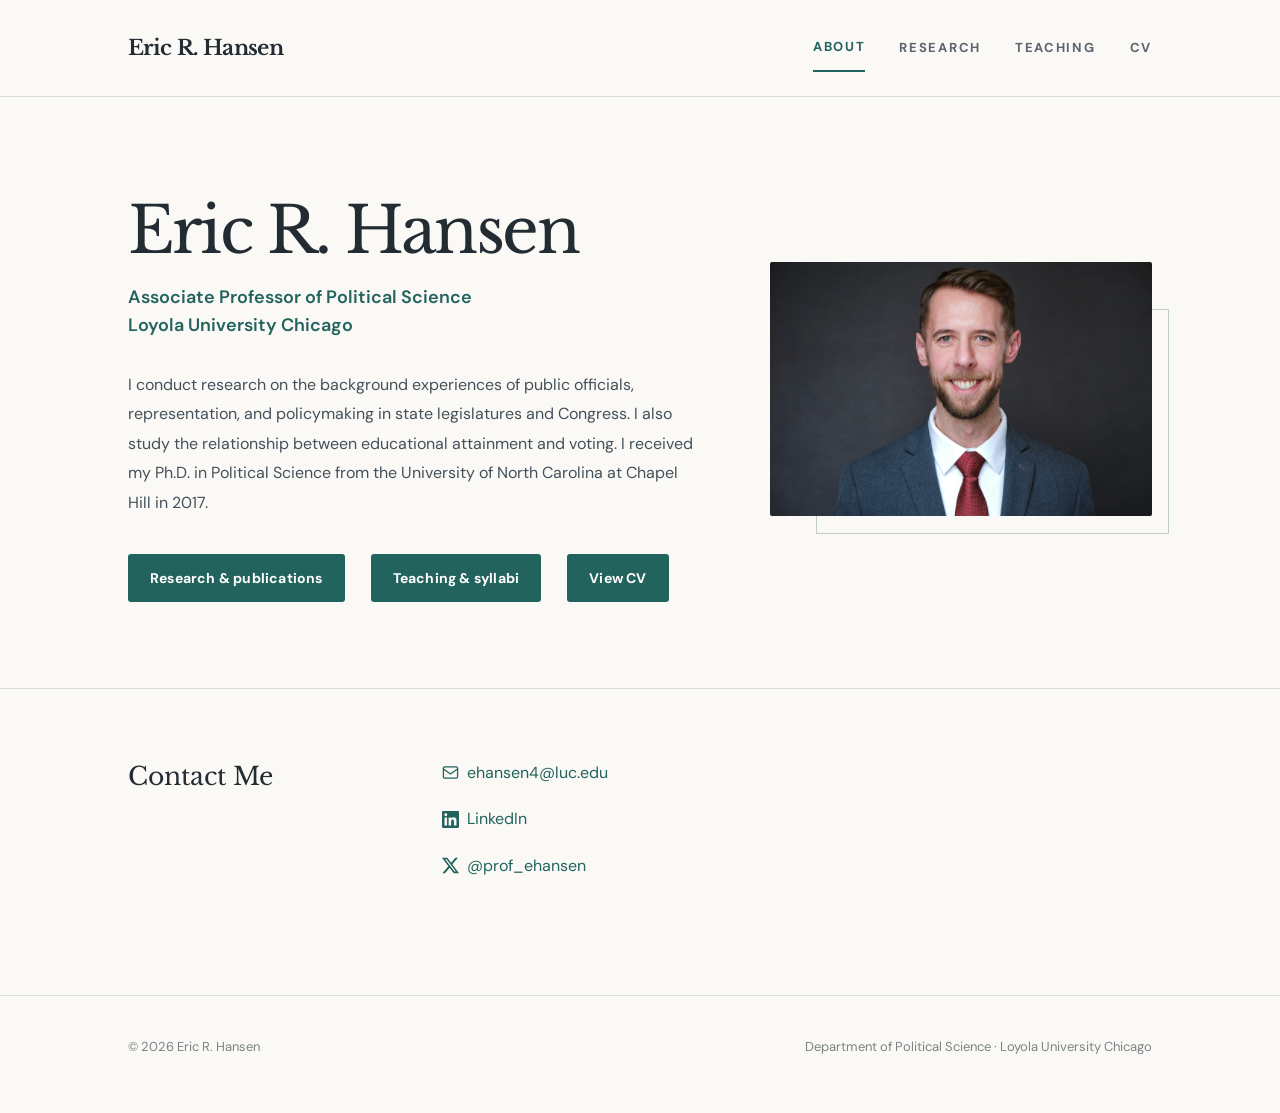
<file: index.html>
<!doctype html>
<html lang="en"><head><meta charset="utf-8"><meta name="viewport" content="width=device-width, initial-scale=1"><meta name="description" content="Eric R. Hansen, Associate Professor of Political Science at Loyola University Chicago."><title>About | Eric R. Hansen</title><link rel="stylesheet" href="styles.css"></head>
<body><header class="site-header"><div class="container header-inner"><a class="brand" href="index.html">Eric R. Hansen<span class="brand-dot"></span></a><nav class="nav" aria-label="Primary navigation"><a href="index.html" aria-current="page">About</a><a href="research.html">Research</a><a href="teaching.html">Teaching</a><a href="cv.html">CV</a></nav></div></header>
<main><div class="container"><section class="hero hero-profile"><div class="hero-copy"><h1>Eric R. Hansen</h1><p class="profile-subtitle">Associate Professor of Political Science<br>Loyola University Chicago</p><div class="bio-text"><p>I conduct research on the background experiences of public officials, representation, and policymaking in state legislatures and Congress. I also study the relationship between educational attainment and voting. I received my Ph.D. in Political Science from the University of North Carolina at Chapel Hill in 2017.</p></div><div class="hero-links"><a class="button" href="research.html">Research & publications</a><a class="button" href="teaching.html">Teaching & syllabi</a><a class="button" href="cv.html">View CV</a></div></div><div class="portrait-wrap"><img class="portrait" src="assets/headshot.jpg" alt="Professional headshot of Eric R. Hansen" width="1490" height="992"></div></section></div>
<section class="section"><div class="container section-grid"><h2 class="section-label">Contact Me</h2>

<div><p>
<a href="mailto:ehansen4@luc.edu"
   style="display: inline-flex; align-items: center; gap: 8px;">

  <svg width="17" height="17"
       viewBox="0 0 24 24"
       fill="none"
       stroke="currentColor"
       stroke-width="1.8"
       stroke-linecap="round"
       stroke-linejoin="round"
       aria-hidden="true">
    <rect x="2" y="4" width="20" height="16" rx="2"/>
    <path d="m22 7-10 7L2 7"/>
  </svg>

  ehansen4@luc.edu
</a>
</p>



<p>
<a href="https://www.linkedin.com/in/eric-hansen-1329274b/"
   target="_blank"
   rel="noopener noreferrer"
   style="display: inline-flex; align-items: center; gap: 8px;">

  <svg width="17" height="17"
       viewBox="0 0 24 24"
       fill="currentColor"
       aria-hidden="true">
    <path d="M20.447 20.452h-3.554v-5.569c0-1.328-.027-3.037-1.852-3.037-1.853 0-2.136 1.445-2.136 2.939v5.667H9.35V9h3.414v1.561h.049c.476-.9 1.637-1.85 3.37-1.85 3.601 0 4.265 2.37 4.265 5.455v6.286ZM5.337 7.433a2.062 2.062 0 1 1 0-4.124 2.062 2.062 0 0 1 0 4.124ZM7.119 20.452H3.555V9h3.564v11.452ZM22.225 0H1.771C.792 0 0 .774 0 1.729v20.542C0 23.227.792 24 1.771 24h20.451C23.2 24 24 23.227 24 22.271V1.729C24 .774 23.2 0 22.222 0h.003Z"/>
  </svg>

  LinkedIn
</a>
</p>

<p> <a href="https://x.com/prof_ehansen"
   target="_blank"
   rel="noopener noreferrer"
   style="display: inline-flex; align-items: center; gap: 8px;">

  <svg width="17" height="17"
       viewBox="0 0 24 24"
       fill="currentColor"
       aria-hidden="true">
    <path d="M18.901 1.153h3.68l-8.04 9.19L24 22.846h-7.406l-5.8-7.584-6.64 7.584H.47l8.6-9.83L0 1.154h7.594l5.243 6.932 6.064-6.933Zm-1.29 19.49h2.039L6.486 3.24H4.298l13.313 17.403Z"/>
  </svg>

  @prof_ehansen
</a></p>

</div></div></section></main><footer class="footer"><div class="container footer-inner"><span>© <span id="year">2026</span> Eric R. Hansen</span><span>Department of Political Science · Loyola University Chicago</span></div></footer><script>document.getElementById('year').textContent=new Date().getFullYear()</script></body></html>
</file>
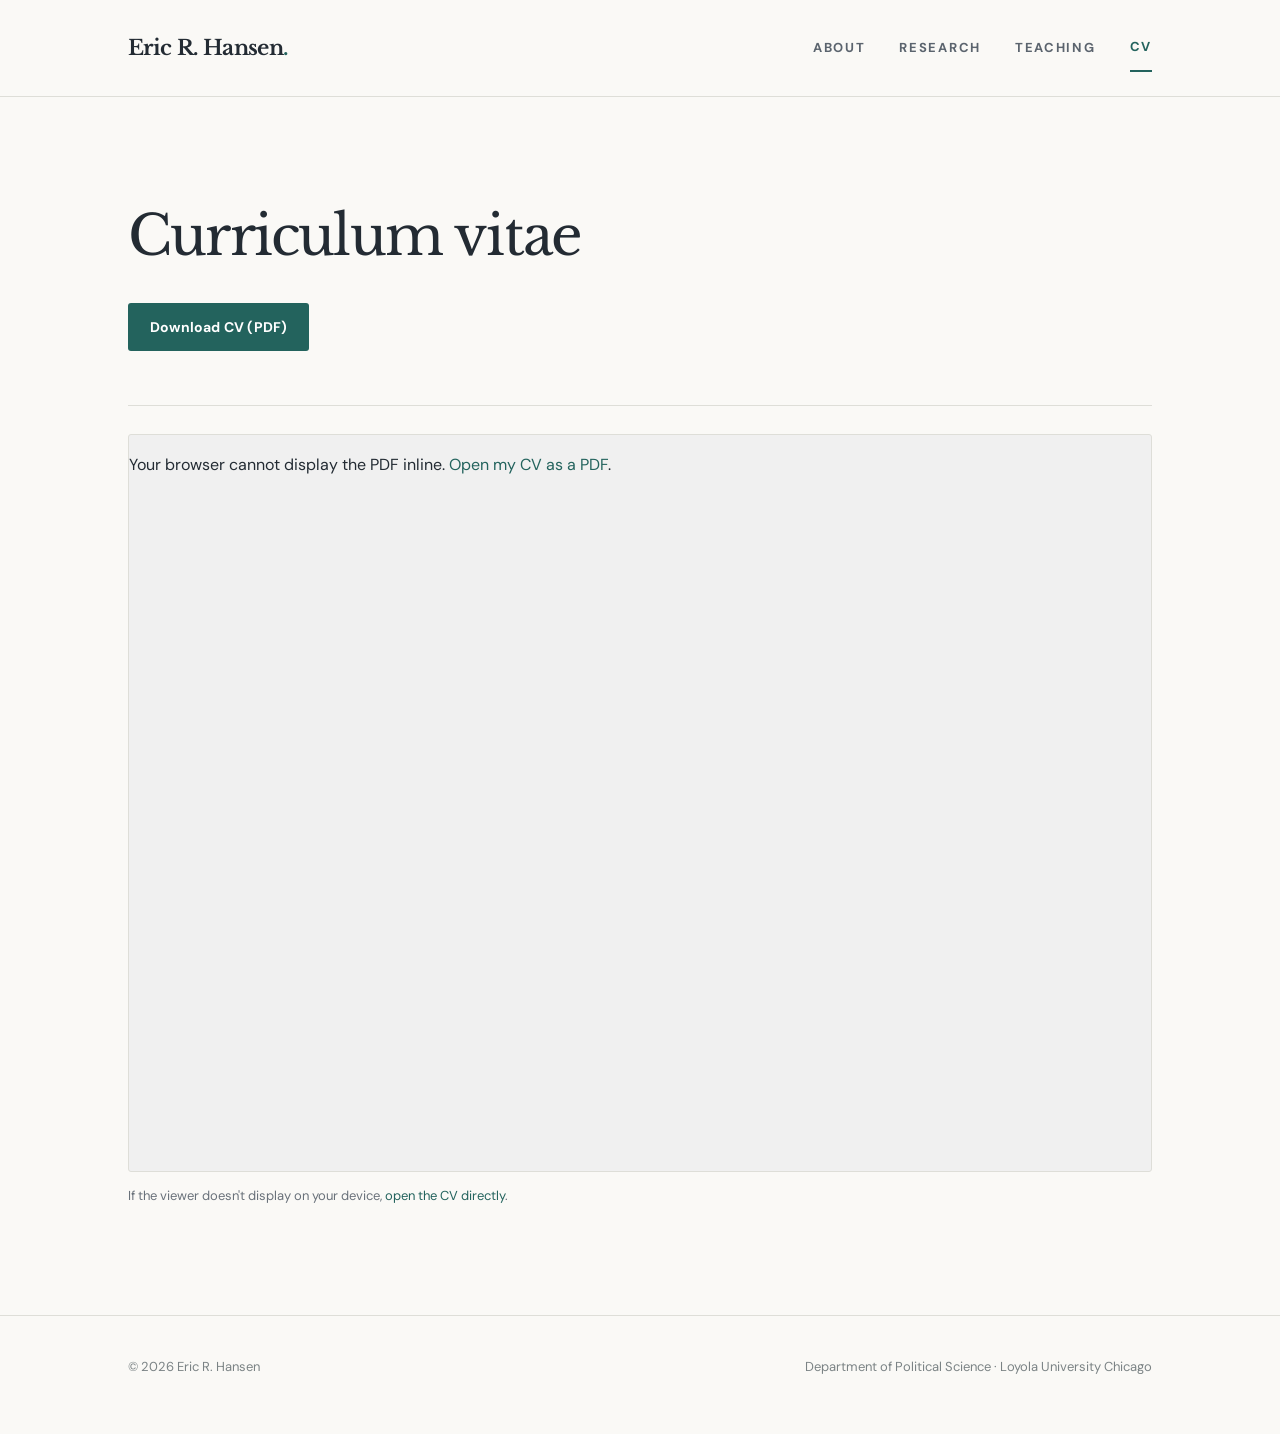
<file: cv.html>
<!doctype html>
<html lang="en"><head><meta charset="utf-8"><meta name="viewport" content="width=device-width, initial-scale=1"><meta name="description" content="Curriculum vitae of Eric R. Hansen, viewable as an embedded PDF."><title>CV | Eric R. Hansen</title><link rel="stylesheet" href="styles.css"></head>
<body><header class="site-header"><div class="container header-inner"><a class="brand" href="index.html">Eric R. Hansen<span class="brand-dot">.</span></a><nav class="nav" aria-label="Primary navigation"><a href="index.html">About</a><a href="research.html">Research</a><a href="teaching.html">Teaching</a><a href="cv.html" aria-current="page">CV</a></nav></div></header>
<main><div class="container"><section class="page-intro cv-intro"><div class="eyebrow"></div><h1>Curriculum vitae</h1><p><a class="button" href="assets/Hansen_CV.pdf" download="Eric_Hansen_CV.pdf">Download CV (PDF)</a></p></section><section class="content-block cv-block"><object data="assets/Hansen_CV.pdf#view=FitH" type="application/pdf" class="cv-embed" aria-label="Eric R. Hansen curriculum vitae, PDF"><p>Your browser cannot display the PDF inline. <a href="assets/Hansen_CV.pdf">Open my CV as a PDF</a>.</p></object><p class="cv-fallback">If the viewer doesn't display on your device, <a href="assets/Hansen_CV.pdf" target="_blank" rel="noopener">open the CV directly</a>.</p></section></div></main><footer class="footer"><div class="container footer-inner"><span>© <span id="year">2026</span> Eric R. Hansen</span><span>Department of Political Science · Loyola University Chicago</span></div></footer><script>document.getElementById('year').textContent=new Date().getFullYear()</script></body></html>
</file>
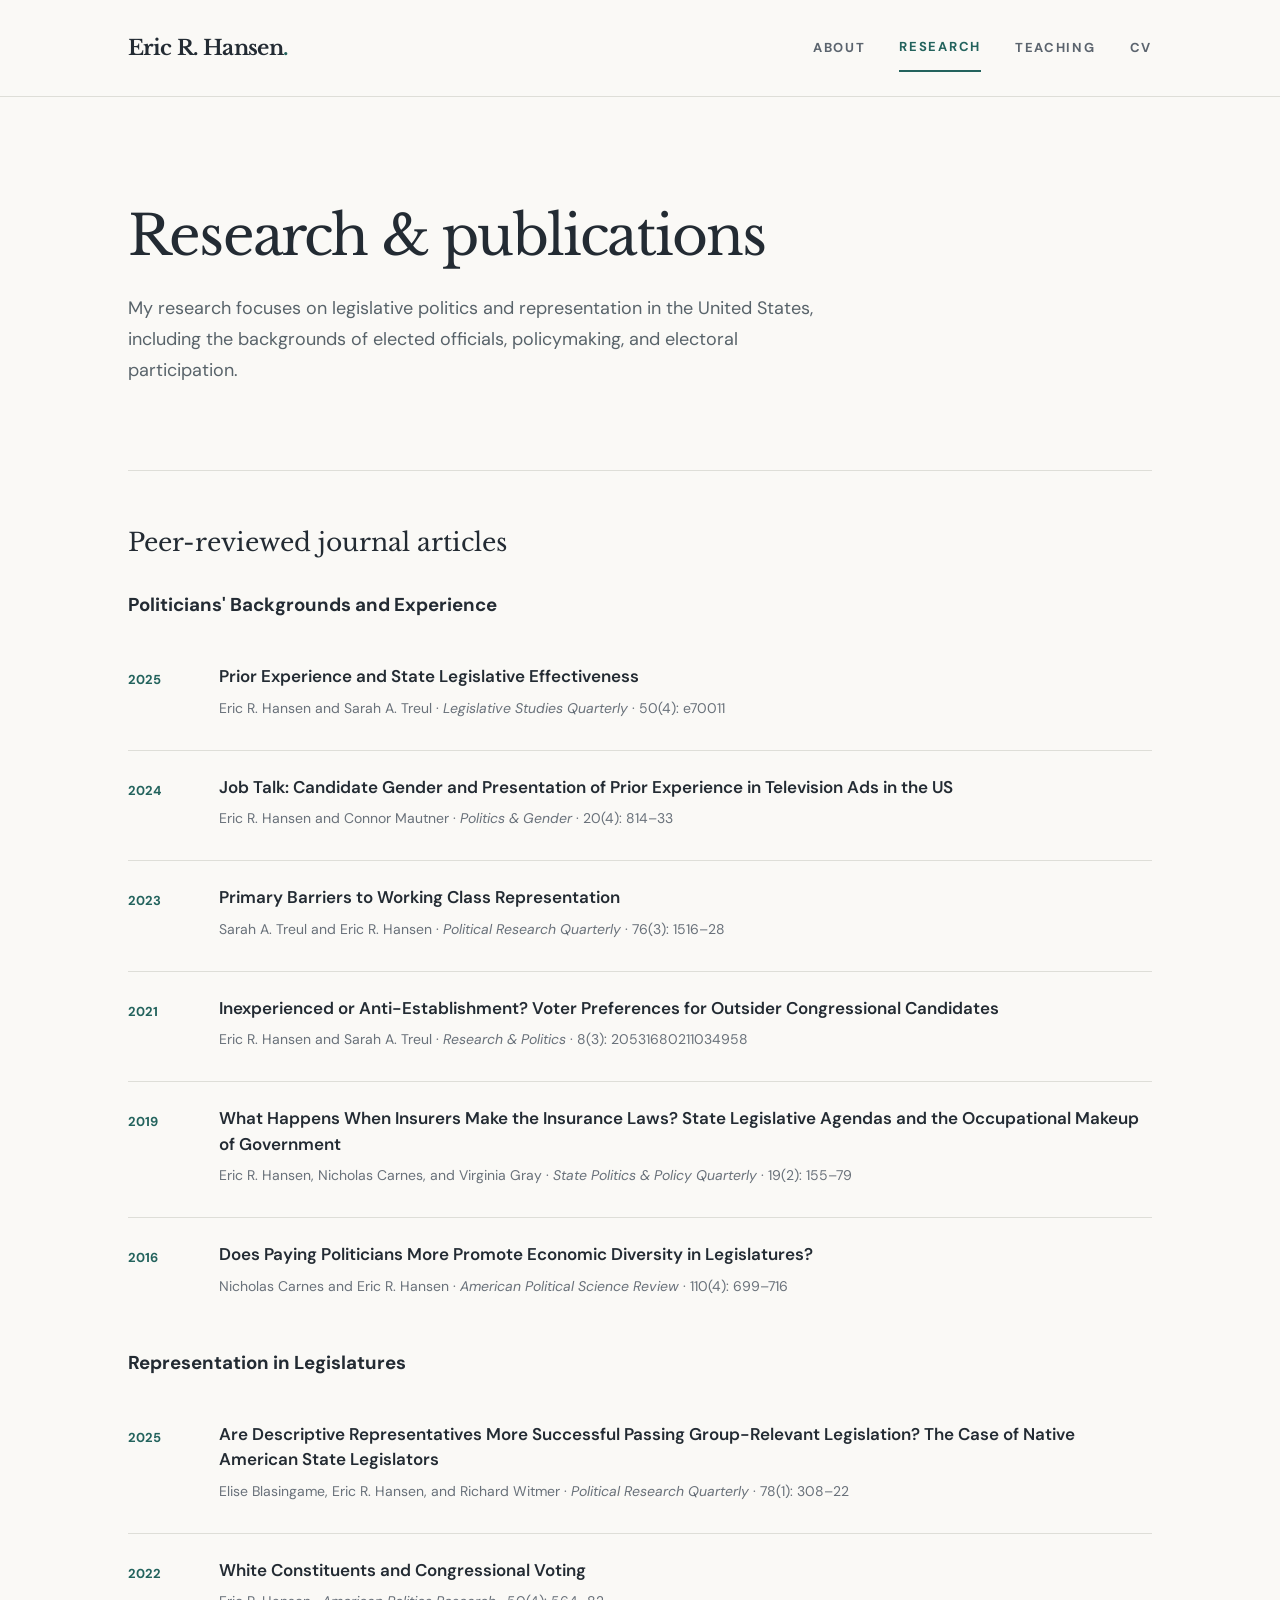
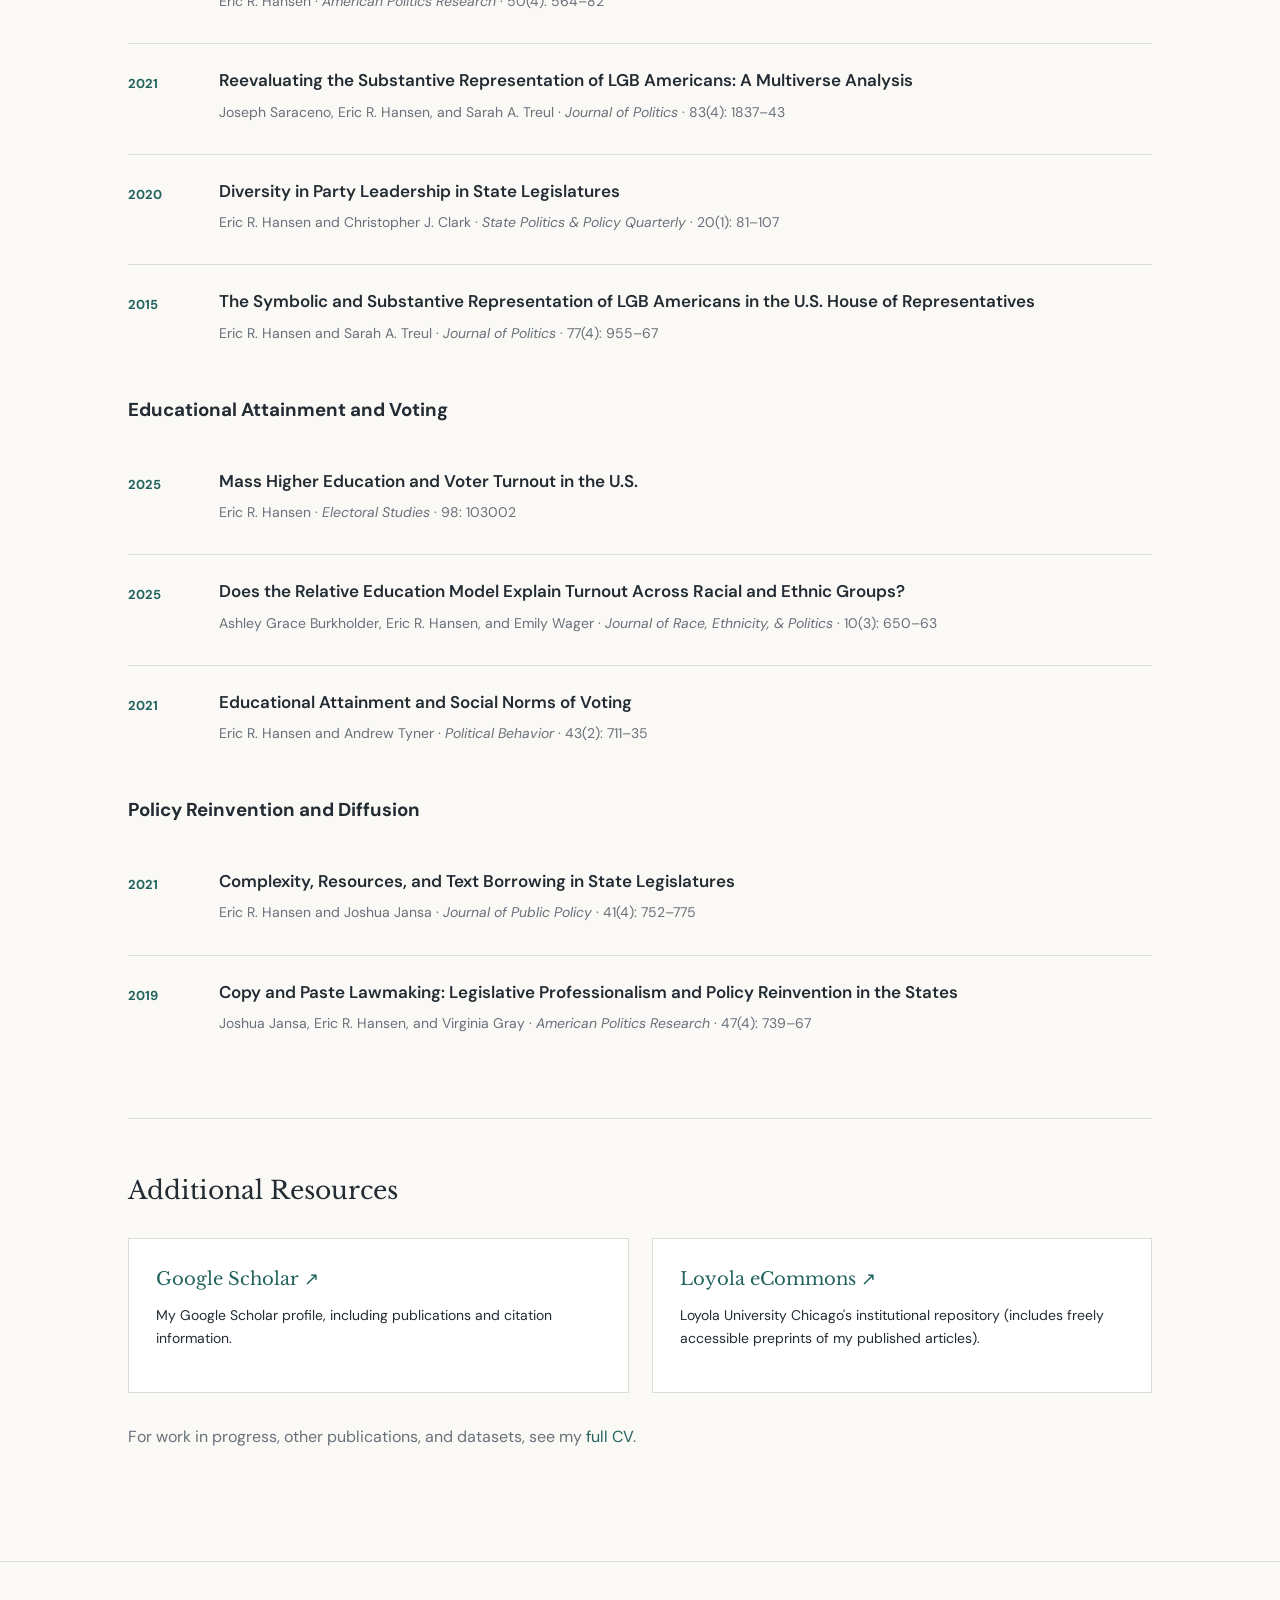
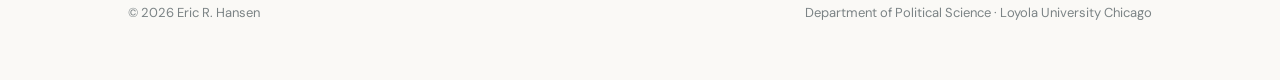
<file: research.html>
<!doctype html>
<html lang="en"><head><meta charset="utf-8"><meta name="viewport" content="width=device-width, initial-scale=1"><meta name="description" content="Peer-reviewed publications and research agenda of Eric R. Hansen."><title>Research | Eric R. Hansen</title><link rel="stylesheet" href="styles.css"></head>
<body><header class="site-header"><div class="container header-inner"><a class="brand" href="index.html">Eric R. Hansen<span class="brand-dot">.</span></a><nav class="nav" aria-label="Primary navigation"><a href="index.html">About</a><a href="research.html" aria-current="page">Research</a><a href="teaching.html">Teaching</a><a href="cv.html">CV</a></nav></div></header>
<main><div class="container"><section class="page-intro"><div class="eyebrow"></div><h1>Research & publications</h1><p>My research focuses on legislative politics and representation in the United States, including the backgrounds of elected officials, policymaking, and electoral participation.</p></section>


<section class="content-block">
<h2>
      Peer-reviewed journal articles
     </h2>
<div class="publication-group">
<h3 class="publication-group-title">
       Politicians' Backgrounds and Experience
      </h3>
<article class="publication">
<span class="pub-year">
        2025
       </span>
<div>
<h3><a href="https://doi.org/10.1111/lsq.70011" rel="noopener noreferrer" target="_blank">Prior Experience and State Legislative Effectiveness</a></h3>
<p>
         Eric R. Hansen and Sarah A. Treul ·
         <em>
          Legislative Studies Quarterly
         </em>
         · 50(4): e70011
        </p>
</div>
</article>
<article class="publication">
<span class="pub-year">
        2024
       </span>
<div>
<h3><a href="https://doi.org/10.1017/S1743923X24000370" rel="noopener noreferrer" target="_blank">Job Talk: Candidate Gender and Presentation of Prior Experience in Television Ads in the US</a></h3>
<p>
         Eric R. Hansen and Connor Mautner ·
         <em>
          Politics &amp; Gender
         </em>
         · 20(4): 814–33
        </p>
</div>
</article>
<article class="publication">
<span class="pub-year">
        2023
       </span>
<div>
<h3><a href="https://doi.org/10.1177/10659129231154914" rel="noopener noreferrer" target="_blank">Primary Barriers to Working Class Representation</a></h3>
<p>
         Sarah A. Treul and Eric R. Hansen ·
         <em>
          Political Research Quarterly
         </em>
         · 76(3): 1516–28
        </p>
</div>
</article>
<article class="publication">
<span class="pub-year">
        2021
       </span>
<div>
<h3><a href="https://doi.org/10.1177/20531680211034958" rel="noopener noreferrer" target="_blank">Inexperienced or Anti-Establishment? Voter Preferences for Outsider Congressional Candidates</a></h3>
<p>
         Eric R. Hansen and Sarah A. Treul ·
         <em>
          Research &amp; Politics
         </em>
         · 8(3): 20531680211034958
        </p>
</div>
</article>
<article class="publication">
<span class="pub-year">
        2019
       </span>
<div>
<h3><a href="https://doi.org/10.1177/1532440018813013" rel="noopener noreferrer" target="_blank">What Happens When Insurers Make the Insurance Laws? State Legislative Agendas and the Occupational Makeup of Government</a></h3>
<p>
         Eric R. Hansen, Nicholas Carnes, and Virginia Gray ·
         <em>
          State Politics &amp; Policy Quarterly
         </em>
         · 19(2): 155–79
        </p>
</div>
</article>
<article class="publication">
<span class="pub-year">
        2016
       </span>
<div>
<h3><a href="https://doi.org/10.1017/S000305541600054X" rel="noopener noreferrer" target="_blank">Does Paying Politicians More Promote Economic Diversity in Legislatures?</a></h3>
<p>
         Nicholas Carnes and Eric R. Hansen ·
         <em>
          American Political Science Review
         </em>
         · 110(4): 699–716
        </p>
</div>
</article>
</div>
<div class="publication-group">
<h3 class="publication-group-title">
       Representation in Legislatures
      </h3>
<article class="publication">
<span class="pub-year">
        2025
       </span>
<div>
<h3><a href="https://doi.org/10.1177/10659129241298270" rel="noopener noreferrer" target="_blank">Are Descriptive Representatives More Successful Passing Group-Relevant Legislation? The Case of Native American State Legislators</a></h3>
<p>
         Elise Blasingame, Eric R. Hansen, and Richard Witmer ·
         <em>
          Political Research Quarterly
         </em>
         · 78(1): 308–22
        </p>
</div>
</article>
<article class="publication">
<span class="pub-year">
        2022
       </span>
<div>
<h3><a href="https://doi.org/10.1177/1532673X221087159" rel="noopener noreferrer" target="_blank">White Constituents and Congressional Voting</a></h3>
<p>
         Eric R. Hansen ·
         <em>
          American Politics Research
         </em>
         · 50(4): 564–82
        </p>
</div>
</article>
<article class="publication">
<span class="pub-year">
        2021
       </span>
<div>
<h3><a href="https://doi.org/10.1086/712139" rel="noopener noreferrer" target="_blank">Reevaluating the Substantive Representation of LGB Americans: A Multiverse Analysis</a></h3>
<p>
         Joseph Saraceno, Eric R. Hansen, and Sarah A. Treul ·
         <em>
          Journal of Politics
         </em>
         · 83(4): 1837–43
        </p>
</div>
</article>
<article class="publication">
<span class="pub-year">
        2020
       </span>
<div>
<h3><a href="https://doi.org/10.1177/1532440019885378" rel="noopener noreferrer" target="_blank">Diversity in Party Leadership in State Legislatures</a></h3>
<p>
         Eric R. Hansen and Christopher J. Clark ·
         <em>
          State Politics &amp; Policy Quarterly
         </em>
         · 20(1): 81–107
        </p>
</div>
</article>
<article class="publication">
<span class="pub-year">
        2015
       </span>
<div>
<h3><a href="https://doi.org/10.1086/682699" rel="noopener noreferrer" target="_blank">The Symbolic and Substantive Representation of LGB Americans in the U.S. House of Representatives</a></h3>
<p>
         Eric R. Hansen and Sarah A. Treul ·
         <em>
          Journal of Politics
         </em>
         · 77(4): 955–67
        </p>
</div>
</article>
</div>
<div class="publication-group">
<h3 class="publication-group-title">
       Educational Attainment and Voting
      </h3>
<article class="publication">
<span class="pub-year">
        2025
       </span>
<div>
<h3><a href="https://doi.org/10.1016/j.electstud.2025.103002" rel="noopener noreferrer" target="_blank">Mass Higher Education and Voter Turnout in the U.S.</a></h3>
<p>
         Eric R. Hansen ·
         <em>
          Electoral Studies
         </em>
         · 98: 103002
        </p>
</div>
</article>
<article class="publication">
<span class="pub-year">
        2025
       </span>
<div>
<h3><a href="https://doi.org/10.1017/rep.2025.10014" rel="noopener noreferrer" target="_blank">Does the Relative Education Model Explain Turnout Across Racial and Ethnic Groups?</a></h3>
<p>
         Ashley Grace Burkholder, Eric R. Hansen, and Emily Wager ·
         <em>
          Journal of Race, Ethnicity, &amp; Politics
         </em>
         · 10(3): 650–63
        </p>
</div>
</article>
<article class="publication">
<span class="pub-year">
        2021
       </span>
<div>
<h3><a href="https://doi.org/10.1007/s11109-019-09571-8" rel="noopener noreferrer" target="_blank">Educational Attainment and Social Norms of Voting</a></h3>
<p>
         Eric R. Hansen and Andrew Tyner ·
         <em>
          Political Behavior
         </em>
         · 43(2): 711–35
        </p>
</div>
</article>
</div>
<div class="publication-group">
<h3 class="publication-group-title">
       Policy Reinvention and Diffusion
      </h3>
<article class="publication">
<span class="pub-year">
        2021
       </span>
<div>
<h3><a href="https://doi.org/10.1017/S0143814X20000252" rel="noopener noreferrer" target="_blank">Complexity, Resources, and Text Borrowing in State Legislatures</a></h3>
<p>
         Eric R. Hansen and Joshua Jansa ·
         <em>
          Journal of Public Policy
         </em>
         · 41(4): 752–775
        </p>
</div>
</article>
<article class="publication">
<span class="pub-year">
        2019
       </span>
<div>
<h3><a href="https://doi.org/10.1177/1532673X18776628" rel="noopener noreferrer" target="_blank">Copy and Paste Lawmaking: Legislative Professionalism and Policy Reinvention in the States</a></h3>
<p>
         Joshua Jansa, Eric R. Hansen, and Virginia Gray ·
         <em>
          American Politics Research
         </em>
         · 47(4): 739–67
        </p>
</div>
</article>
</div>
</section>


<section class="content-block">
  <h2>Additional Resources</h2>

  <div class="feature-list">

    <article class="feature">
      <h3>
        <a href="https://scholar.google.com/citations?user=s4Hq0K8AAAAJ&amp;hl=en"
           target="_blank"
           rel="noopener noreferrer">
          Google Scholar ↗
        </a>
      </h3>
      <p>
        My Google Scholar profile, including publications
        and citation information.
      </p>
    </article>

    <article class="feature">
      <h3>
        <a href="https://ecommons.luc.edu/do/search/?q=%28author%3A%22Eric%20Hansen%22%20AND%20-bp_author_id%3A%5B%2A%20TO%20%2A%5D%29%20OR%20bp_author_id%3A%28%223aa7fa3d-2f9f-4092-bafc-47700a351d74%22%29&amp;start=0&amp;context=2240135&amp;sort=date_desc"
           target="_blank"
           rel="noopener noreferrer">
          Loyola eCommons ↗
        </a>
      </h3>
      <p>
        Loyola University Chicago's institutional repository
        (includes freely accessible preprints of my
        published articles).
      </p>
    </article>

  </div>
<p class="page-note">For work in progress, other publications, and datasets, see my <a href="cv.html">full CV</a>.</p>
</section>

</div></main><footer class="footer"><div class="container footer-inner"><span>© <span id="year">2026</span> Eric R. Hansen</span><span>Department of Political Science · Loyola University Chicago</span></div></footer><script>document.getElementById('year').textContent=new Date().getFullYear()</script></body></html>
</file>
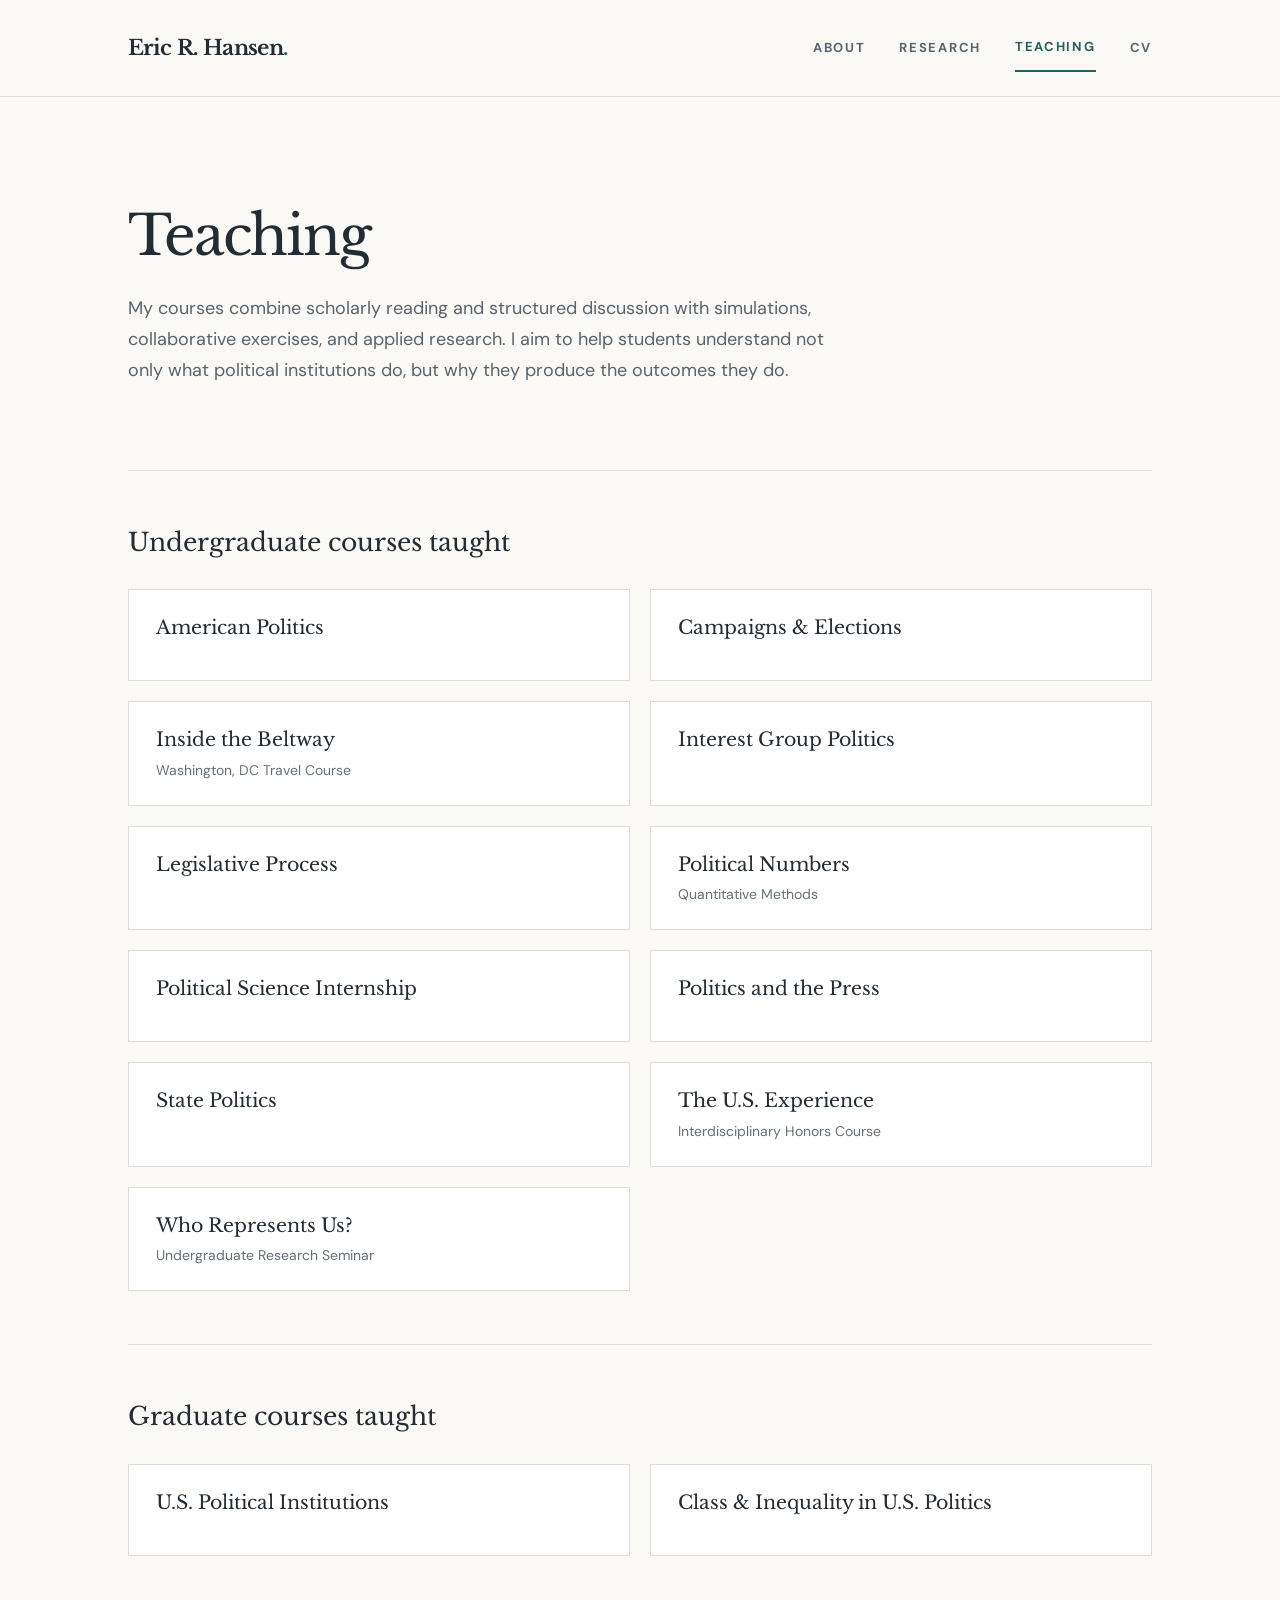
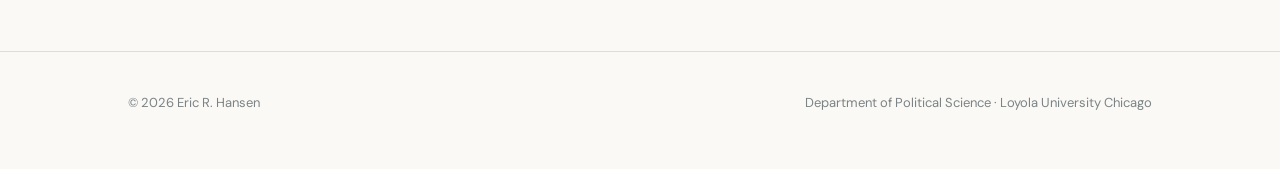
<file: teaching.html>
<!doctype html>
<html lang="en"><head><meta charset="utf-8"><meta name="viewport" content="width=device-width, initial-scale=1"><meta name="description" content="Undergraduate and graduate teaching by Eric R. Hansen."><title>Teaching | Eric R. Hansen</title><link rel="stylesheet" href="styles.css"></head>
<body><header class="site-header"><div class="container header-inner"><a class="brand" href="index.html">Eric R. Hansen<span class="brand-dot">.</span></a><nav class="nav" aria-label="Primary navigation"><a href="index.html">About</a><a href="research.html">Research</a><a href="teaching.html" aria-current="page">Teaching</a><a href="cv.html">CV</a></nav></div></header>

<main><div class="container"><section class="page-intro"><div class="eyebrow"></div><h1>Teaching</h1><p>My courses combine scholarly reading and structured discussion with simulations, collaborative exercises, and applied research. I aim to help students understand not only what political institutions do, but why they produce the outcomes they do.</p></section>


<!-- UNDERGRADUATE COURSES -->
<section class="content-block">
  <h2>Undergraduate courses taught</h2>

  <div class="courses">

    <article class="course compact-course">
      <div>
        <h3><a href="assets/SYLLABUS - PLSC 101 Fall 2026.pdf" target="_blank" rel="noopener noreferrer">American Politics</a></h3>
      </div>
    </article>

    <article class="course compact-course">
      <div>
        <h3><a href="assets/SYLLABUS - PLSC 386 Fall 2026 v2.pdf" target="_blank" rel="noopener noreferrer">Campaigns &amp; Elections</a></h3>
      </div>
    </article>

    <article class="course compact-course">
      <div>
        <h3><a href="assets/SYLLABUS - PLSC 300A Summer 2023.pdf" target="_blank" rel="noopener noreferrer">Inside the Beltway</a></h3>
        <p class="course-subtitle">Washington, DC Travel Course</p>
      </div>
    </article>

    <article class="course compact-course">
      <div>
        <h3><a href="assets/SYLLABUS - PLSC 329 Fall 2018.pdf" target="_blank" rel="noopener noreferrer">Interest Group Politics</a></h3>
      </div>
    </article>

    <article class="course compact-course">
      <div>
        <h3><a href="assets/SYLLABUS - PLSC 379 Fall 2021.pdf" target="_blank" rel="noopener noreferrer">Legislative Process</a></h3>
      </div>
    </article>

    <article class="course compact-course">
      <div>
        <h3><a href="assets/SYLLABUS - PLSC 216 Spring 2025 v2.pdf" target="_blank" rel="noopener noreferrer">Political Numbers</a></h3>
        <p class="course-subtitle">Quantitative Methods</p>
      </div>
    </article>

    <article class="course compact-course">
      <div>
        <h3><a href="assets/SYLLABUS - PLSC 370-470 Spring 2023.pdf" target="_blank" rel="noopener noreferrer">Political Science Internship</a></h3>
      </div>
    </article>

    <article class="course compact-course">
      <div>
        <h3><a href="assets/SYLLABUS - PLSC 387 Spring 2019.pdf" target="_blank" rel="noopener noreferrer">Politics and the Press</a></h3>
      </div>
    </article>

    <article class="course compact-course">
      <div>
        <h3><a href="assets/SYLLABUS - PLSC 389 Spring 2024.pdf" target="_blank" rel="noopener noreferrer">State Politics</a></h3>
      </div>
    </article>

    <article class="course compact-course">
      <div>
        <h3><a href="assets/SYLLABUS - HONR 203C Fall 2020.pdf" target="_blank" rel="noopener noreferrer">The U.S. Experience</a></h3>
        <p class="course-subtitle">Interdisciplinary Honors Course</p>
      </div>
    </article>

    <article class="course compact-course">
      <div>
        <h3><a href="assets/SYLLABUS - PLSC 395 Spring 2025.pdf" target="_blank" rel="noopener noreferrer">Who Represents Us?</a></h3>
        <p class="course-subtitle">Undergraduate Research Seminar</p>
      </div>
    </article>

  </div>
</section>

<!-- GRADUATE COURSES -->
<section class="content-block">
  <h2>Graduate courses taught</h2>

  <div class="courses">

    <article class="course compact-course">
      <div>
        <h3><a href="assets/SYLLABUS - PLSC 416 Spring 2026.pdf" target="_blank" rel="noopener noreferrer">U.S. Political Institutions</a></h3>
      </div>
    </article>

    <article class="course compact-course">
      <div>
        <h3><a href="assets/SYLLABUS - PLSC 404 Fall 2022.pdf" target="_blank" rel="noopener noreferrer">Class &amp; Inequality in U.S. Politics</a></h3>
      </div>
    </article>

  </div>
</section>

</div></main><footer class="footer"><div class="container footer-inner"><span>© <span id="year">2026</span> Eric R. Hansen</span><span>Department of Political Science · Loyola University Chicago</span></div></footer><script>document.getElementById('year').textContent=new Date().getFullYear()</script></body></html>
</file>
<file: styles.css>
@import url('https://fonts.googleapis.com/css2?family=DM+Sans:wght@400;500;600;700&family=Libre+Baskerville:wght@400;700&display=swap');
:root{--bg:#faf9f6;--ink:#232b33;--muted:#69717a;--line:#deded8;--accent:#23635d;--accent-light:#e8f0ed;--surface:#fff;--serif:'Libre Baskerville',Georgia,serif;--sans:'DM Sans',Arial,sans-serif}*{box-sizing:border-box}html{scroll-behavior:smooth}body{margin:0;background:var(--bg);color:var(--ink);font-family:var(--sans);font-size:16px;line-height:1.72}a{color:var(--accent);text-decoration:none}a:hover{text-decoration:underline}a:focus-visible{outline:3px solid var(--accent);outline-offset:4px}.container{max-width:1100px;margin:auto;padding:0 38px}.site-header{border-bottom:1px solid var(--line)}.header-inner{min-height:96px;display:flex;align-items:center;justify-content:space-between;gap:28px}.brand{font-family:var(--serif);font-size:21px;font-weight:700;letter-spacing:-.65px;color:var(--ink)}.brand:hover{text-decoration:none}.nav{display:flex;align-items:center;gap:34px}.nav a{color:#5b646e;font-size:13px;text-transform:uppercase;letter-spacing:1.7px;font-weight:700;padding:12px 0}.nav a[aria-current=page],.nav a:hover{color:var(--accent);text-decoration:none}.nav a[aria-current=page]{border-bottom:2px solid var(--accent)}.eyebrow{color:var(--accent);font-size:12px;text-transform:uppercase;letter-spacing:2.6px;font-weight:700}.hero{display:grid;grid-template-columns:1.25fr .75fr;align-items:center;gap:76px;padding:94px 0 104px}.hero h1{font-family:var(--serif);font-size:clamp(42px,5vw,64px);line-height:1.2;letter-spacing:-2.4px;margin:24px 0 22px;font-weight:400}.hero .lead{max-width:625px;font-size:19px;line-height:1.82;color:#4d5960}.hero .affiliation{color:var(--muted);font-size:15px;margin-top:18px}.hero-links{display:flex;align-items:center;gap:26px;margin-top:36px;flex-wrap:wrap}.button{display:inline-block;background:var(--accent);color:white;padding:12px 22px;border-radius:3px;font-weight:700;font-size:14px;letter-spacing:.2px}.button:hover{background:#174a45;color:white;text-decoration:none}.text-link{font-weight:700;font-size:14px}.text-link:after{content:' →'}.portrait-wrap{position:relative}.portrait{width:100%;aspect-ratio:4/5;object-fit:cover;background:#e5e8e2;border-radius:2px;display:block}.portrait-wrap:after{content:'';height:88%;width:92%;position:absolute;right:-17px;bottom:-18px;border:1px solid #c1cec8;z-index:-1}.portrait-note{font-size:12px;color:var(--muted);margin-top:24px;text-align:right}.section{padding:70px 0;border-top:1px solid var(--line)}.section-grid{display:grid;grid-template-columns:250px 1fr;gap:64px}.section-label{font-family:var(--serif);font-size:25px;line-height:1.4;font-weight:400;margin:0}.section p{margin-top:0;color:#4e5962}.section p:last-child{margin-bottom:0}.tag-list{display:flex;flex-wrap:wrap;gap:10px;margin:30px 0 0}.tag{border:1px solid #d7dfda;color:#3e6860;border-radius:100px;font-size:12px;padding:5px 13px}.feature-list{display:grid;grid-template-columns:repeat(2,1fr);gap:23px}.feature{background:var(--surface);border:1px solid var(--line);padding:27px;min-height:155px}.feature h3{font-family:var(--serif);font-size:18px;line-height:1.5;font-weight:400;margin:0 0 11px}.feature p{font-size:14px;line-height:1.7;margin:0}.page-intro{padding:87px 0 66px;max-width:790px}.page-intro h1{font:400 clamp(38px,4.5vw,55px)/1.25 var(--serif);letter-spacing:-1.8px;margin:18px 0 22px}.page-intro p{font-size:18px;color:#58636a;max-width:720px}.content-block{border-top:1px solid var(--line);padding:53px 0}.content-block h2{font:400 25px/1.5 var(--serif);margin:0 0 28px}.publication{border-bottom:1px solid var(--line);padding:24px 0;display:grid;grid-template-columns:66px 1fr;gap:25px}.publication:last-child{border-bottom:none}.pub-year{color:var(--accent);font-weight:700;font-size:13px;padding-top:5px}.publication h3{font-size:17px;line-height:1.5;margin:0 0 6px;font-weight:600}.publication p{font-size:14px;color:var(--muted);margin:0 0 6px}.publication .pub-links{font-size:13px;font-weight:700}.notice{background:var(--accent-light);border-left:3px solid var(--accent);padding:18px 22px;color:#365c56;font-size:14px;margin:22px 0}.courses{display:grid;grid-template-columns:1fr 1fr;gap:20px}.course{background:white;border:1px solid var(--line);padding:28px}.course .course-code{font-size:12px;letter-spacing:1.5px;color:var(--accent);font-weight:700;text-transform:uppercase}.course h3{font:400 19px/1.5 var(--serif);margin:9px 0 12px}.course p{font-size:14px;color:#657078;margin:0}.footer{border-top:1px solid var(--line);margin-top:42px;padding:40px 0 55px}.footer-inner{display:flex;justify-content:space-between;gap:18px;color:#7b8385;font-size:13px}.footer a{color:var(--accent)}@media(max-width:760px){.container{padding:0 23px}.header-inner{min-height:84px;align-items:flex-start;flex-direction:column;justify-content:center;gap:10px;padding-top:18px;padding-bottom:14px}.nav{gap:23px}.nav a{font-size:11px;padding:3px 0 7px}.hero{grid-template-columns:1fr;gap:45px;padding:58px 0 76px}.hero h1{letter-spacing:-1.5px}.hero .lead{font-size:17px}.portrait-wrap{max-width:380px}.section{padding:48px 0}.section-grid{grid-template-columns:1fr;gap:24px}.feature-list,.courses{grid-template-columns:1fr}.page-intro{padding:60px 0 43px}.content-block{padding:38px 0}.footer-inner{flex-direction:column}.publication{grid-template-columns:1fr;gap:3px}.portrait-note{text-align:left}}

/* Version 2: scholar-focused homepage and embedded CV */
.brand-dot{color:var(--accent)}
.hero-profile{grid-template-columns:minmax(0,1.2fr) minmax(280px,.8fr);gap:70px;padding:80px 0 86px;align-items:center}
.hero-profile h1{font-size:clamp(44px,5vw,66px);margin:16px 0 14px}
.profile-subtitle{font-size:18px;line-height:1.55;color:var(--accent);font-weight:600;margin:0 0 30px}
.bio-text p{font-size:16px;line-height:1.85;color:#44515a;max-width:660px;margin:0 0 16px}
.hero-profile .portrait{aspect-ratio:4/5;object-fit:cover;object-position:center 39%}
.contact-line{margin-top:30px!important}
.compact-course{min-height:92px;padding:24px 27px;display:flex;align-items:center}
.compact-course h3{margin:0}
.page-note{margin-top:30px;color:var(--muted)}
.cv-intro{padding-bottom:36px}
.cv-intro .button{margin-top:10px}
.cv-block{padding-top:28px}
.cv-embed{width:100%;height:min(82vh,1050px);min-height:560px;border:1px solid var(--line);background:#f0f0f0;border-radius:3px;display:block}
.cv-fallback{font-size:13px;color:var(--muted);margin-top:13px}
@media(max-width:760px){.hero-profile{grid-template-columns:1fr;gap:35px;padding:57px 0 55px}.hero-profile .portrait-wrap{max-width:350px}.nav{gap:19px;flex-wrap:wrap}.cv-embed{min-height:430px;height:70vh}}

/* Homepage headshot adjustments */
.hero-profile .portrait {
    width: 100%;
    height: auto;
    aspect-ratio: auto;
    object-fit: contain;
}

.hero-profile .portrait-wrap {
    max-width: 550px;
    margin: 0 auto;
}

/* Teaching page course titles and subtitles */

.compact-course {
    align-items: flex-start;
}

.compact-course h3 {
    margin: 0;
}

.course-subtitle {
    font-size: 13px;
    color: #69717a;
    line-height: 1.5;
    margin-top: 5px !important;
}

.compact-course h3 a {
    color: inherit;
    text-decoration: none;
}

.compact-course h3 a:hover {
    color: var(--accent);
    text-decoration: underline;
}

/* Research publication links */

.publication h3 a {
    color: inherit;
    text-decoration: none;
    transition: color 0.2s ease;
}

.publication h3 a:hover {
    color: var(--accent, #426657);
    text-decoration: underline;
}

.publication h3 a:focus-visible {
    outline: 2px solid var(--accent, #426657);
    outline-offset: 3px;
}
</file>
